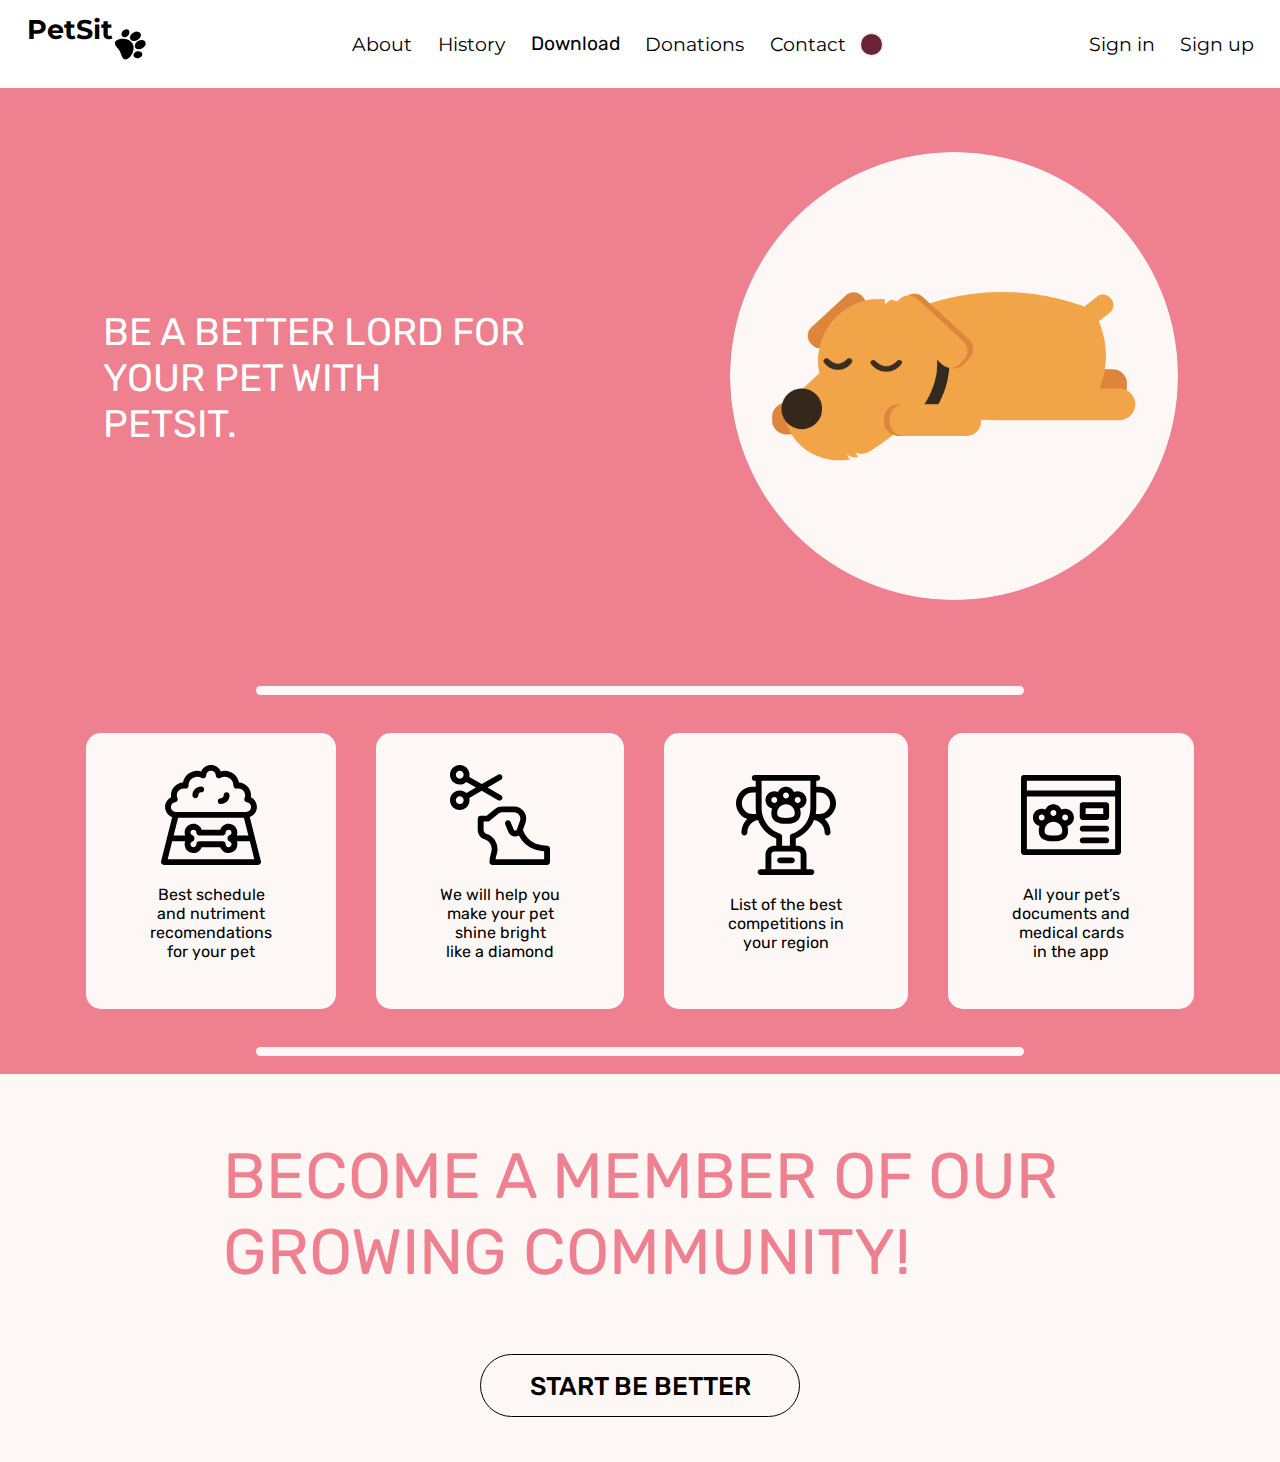
<file: index.html>
<!doctype html>
<html lang="en">
<head>
	<meta charset="UTF-8">
	<meta name="viewport" content="width=device-width, initial-scale=1">
	<title>PetSit</title>
	<link rel="stylesheet" href="style.css">
	<link href="https://fonts.googleapis.com/css2?family=Montserrat:wght@400;500&family=Rubik:wght@400;500&display=swap" rel="stylesheet">
	<meta http-equiv="Content-Type"> 
</head>
<body class="body" id="body">
	<div class="header">
				<div class="headerlogo">
					PetSit 
					<img src="images/paw.svg" alt="paw">
				</div>
		<div class="header_section">
				
				<div class="header_item headerButton navButton"><a href="#">About</a></div>
				<div class="header_item headerButton navButton"><a href="#">History</a></div>
				<div class="header_item headerButton navButton">
					<ul class="second_menu">
						<li id="download"><a href="#">Download</a>
							<ul>
								<li><a href="#">Download for Windows</a></li>
								<li><a href="#">Download for MacOs</a></li>
								<li><a href="#">Download for Linux</a></li>
								<li><a href="#">Download for IOS</a></li>
								<li><a href="#">Download for Android</a></li>
							</ul>
						</li>
					</ul>
				</div>
				<div class="header_item headerButton navButton"><a href="#">Donations</a></div>
				<div class="header_item headerButton navButton"><a href="#">Contact</a></div>
				<button id="button"></button>
		</div>
		<div class="header_section2">
		
			<div class="header_item headerButton"><a href="#">Sign in</a></div>
			<div class="header_item headerButton"><a href="#">Sign up</a></div>
		</div>

		<div class="hamburger-menu">
			<input id="menu__toggle" type="checkbox" />
				<label class="menu__btn" for="menu__toggle">
					<span></span>
				</label>
					<ul class="menu__box">
						<li><a class="menu__item" href="#">About</a></li>
						<li><a class="menu__item" href="#">History</a></li>
						<li><a class="menu__item" id="download" href="#">Download</a></li>			
						<li><a class="menu__item" href="#">Donations</a></li>
						<li><a class="menu__item" href="#">Contact</a></li>
						<li><a class="menu__item" href="#">Sign in</a></li>
						<li><a class="menu__item" href="#">Sign up</a></li>
					</ul>
					
		</div>
		
	</div>
	<div class="container" id="background">
		<div class="container_box1">
			<p>Be a better lord for <br>your pet with <br>PetSit.</p>
		</div>
		<div class="container_box2"><img src="images/old dog.png" alt="dog" id="dog" class="container_img">
		<!--<div class="dog2"><img src="images/dog2.jpgs" alt="dog" id="dog2" </div>-->
		</div>
		
	</div>
	<div class="container3">
		<div class="container3_item">
		</div>
		
	</div>
	
	<div class="container2">
		
		<div class="container2_item">
			<div class="centered">
				<img src="images/dog-food.svg" alt="pet-food"><p>Best schedule <br>and nutriment <br>recomendations <br>for your pet</p>
			</div>
		</div>
		<div class="container2_item">
			<div class="centered">
				<img src="images/pet-grooming.svg" alt="pet-grooming"><p>We will help you <br>make your pet <br>shine bright <br>like a diamond</p>
			</div>
		</div>
		<div class="container2_item">
			<div class="centered">
				<img src="images/prize.svg" alt="prize"><p>List of the best <br>competitions in <br>your region</p>
			</div>
		</div>
		<div class="container2_item">
			<div class="centered">
				<img src="images/identity-card.svg" alt="identity-card"><p>All your pet’s <br>documents and <br>medical cards <br>in the app</p>
			</div>
		</div>
		
	</div>
	
	<div class="container3">
		<div class="container3_item">		
		</div>
		
	</div>
	
	<div class="container4" id="text-at-the-end">
		<div class="container4_item" >
				<p >Become a member of our<br>growing community!</p>
		</div>
		<div>
			<a href="download.html" target="_blank" class="container4_button">Start be better</a>
		</div>
	</div>
<script rel="script" src="index2.js"></script>
</body>
</html>
</file>
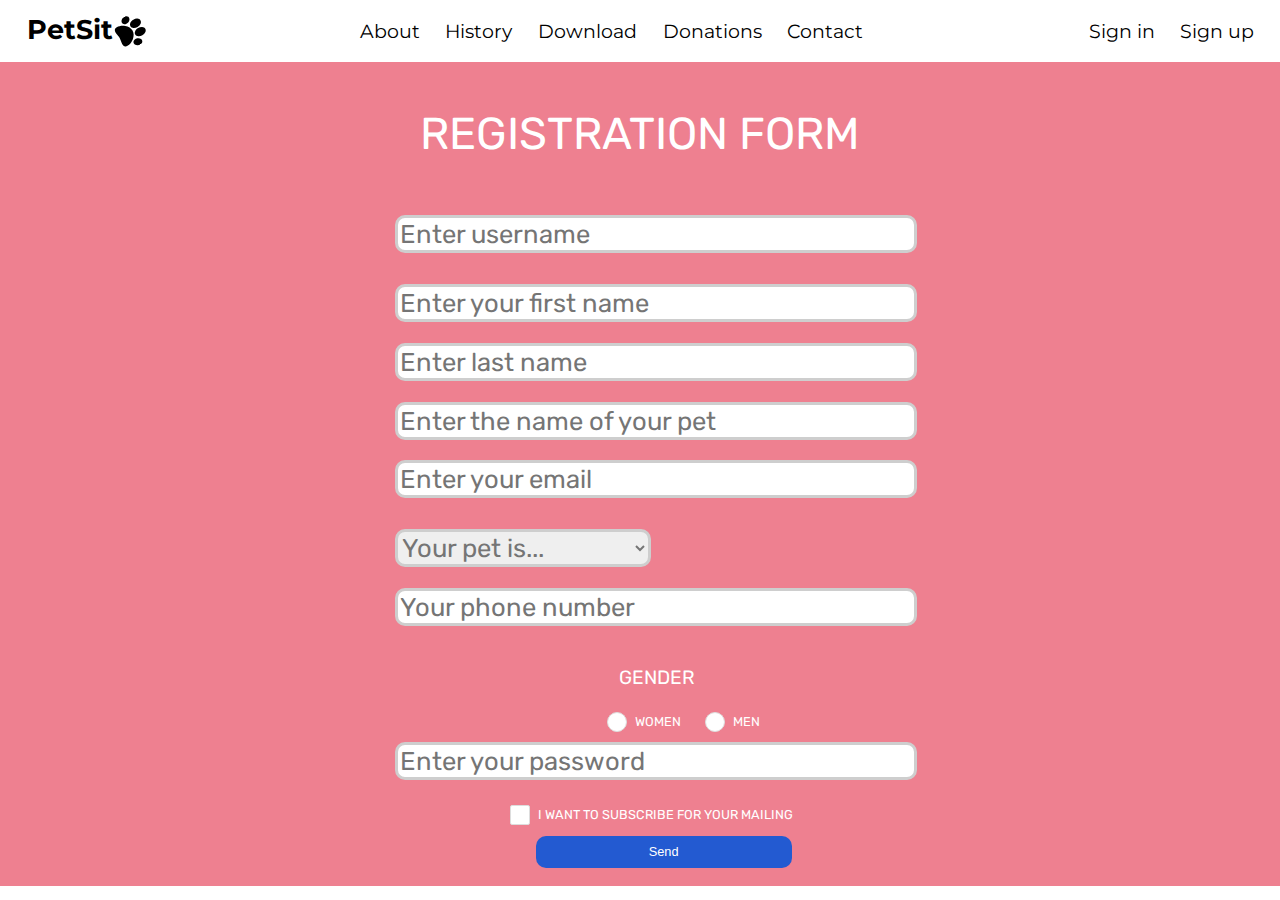
<file: form.html>
<!doctype html>
<html lang="en">
<head>
	<meta charset="UTF-8">
	<meta name="viewport" content="width=device-width, initial-scale=1">
	<title>PetSit</title>
	<link rel="stylesheet" href="form.css">
	<script type="text/javascript">
		function valid(form){
			var fail = false;
			var name = form.name.value;
			if (name == "" || name == " ")
				fail = "Please enter your name";
				if(fail){
					alert(fail);
					return false;
				} else {
				    return true;
				}
		}
	</script>
	<link href="https://fonts.googleapis.com/css2?family=Montserrat:wght@400;500&family=Rubik:wght@400;500&display=swap" rel="stylesheet">
	<meta http-equiv="Content-Type"> 
</head>
<body class="body">

<div class="header">
				<div class="headerlogo">
					PetSit 
					<img src="images/paw.svg" alt="paw">
				</div>
		<div class="header_section">
				
				<div class="header_item headerButton"><a href="#">About</a></div>
				<div class="header_item headerButton"><a href="#">History</a></div>
				<div class="header_item headerButton"><a href="#">Download</a></div>
				<div class="header_item headerButton"><a href="#">Donations</a></div>
				<div class="header_item headerButton"><a href="#">Contact</a></div>
		</div>
		<div class="header_section2">
			<div class="header_item headerButton"><a href="#">Sign in</a></div>
			<div class="header_item headerButton"><a href="#">Sign up</a></div>
		</div>
	</div>
	<div class="container">
		<div class="container_box1">
			<p>Registration form</p>
		</div>
	</div>
	<div class="container2">
		<div class="container2_form">
		
			<form action="#" method="post" enctype="multipart/form-data">
				<div class="container2_form_item">
					<input placeholder="Enter username" type="text" name="Username" value="" id="username"/>
					<p id="username-message" class="message"> </p>
				</div>
				
				<div class="container2_form_item">
					<input placeholder="Enter your first name" type="text" name="First name" value=""/>
				</div class="container2_form_item">
				
				<div class="container2_form_item">
					<input placeholder="Enter last name" type="text" name="Last name" value=""/>
				</div>
				
				<div class="container2_form_item">
					<input placeholder="Enter the name of your pet" type="text" name="Name of your pet" value=""/>
					
				</div>
				
				<div class="container2_form_item">
					<input placeholder="Enter your email" type="text" id="email" name="E-mail" value=""/>
					<p id="email-message" class="message"> </p>
				</div>
				
				<div class="container2_form_item">
					<select name="kind" class="select-css">
						<option selected value="empty">Your pet is...</option>
						<option value="Dog">Dog</option>
						<option value="Cat">Cat</option>
					</select>
				</div>
				
				<div class="container2_form_item">
					<input placeholder="Your phone number"type="tel" id="tel" name="Phone number" value=""/>
					<p id="tel-message" class="message"> </p>
				</div>
				
				<div class="container3_form_item">
				<p>Gender</P>
				
				</div>
				
				
				<div class="container3_form_item">
					<input type="radio" name="gender" value="women" id="rb1"/><label for="rb1"> Women</label>
					<input type="radio" name="gender" value="men" id="rb2"/><label for="rb2"> Men</label>
				</div>
				
							
				<div class="container2_form_item">
					<input placeholder="Enter your password" id="password" type="password" name="User password"/>
					<p id="password-message" class="message"> </p>
				</div>
				<div class="container5_form_item">
					
					
						<input type="checkbox" name="subscribe" value="yes" id="cb1"/>
						<label for="cb1">I want to subscribe for your mailing</label>	
					
				</div>
				
				<div class="container4_form_item">
				
					<button type="submit" class="button">Send</button>
				</div>
				
			</form>
			
	
		</div>
	</div>





<script rel="script" src="index.js"></script>
</body>
</html>
</file>
<file: style.css>
a{
	color:#000;
	text-decoration: none;
}
.body{
	width:100%;
	
	margin:0;
	padding:0;
}
.header{
	display: flex;
	justify-content: space-between;
	padding: 1vw;
	background:#fff;
	color:#000;
	font-family: 'Montserrat', sans-serif;
}
.header_section{
	display: flex;
	align-items: center;
	/*margin-left:7%;*/
	flex-direction:row;
	justify-content:center;
	
}
.header_section2{
	display: flex;
	align-items: center;
	
}
.header_item{
	text-align:center;
	padding: 0.5vw 1vw;
	font-size:1.5vw;
	
	
}
.header item:hover{
	background-color:#EE8090;
	border-radius: 5px;
}
.headerlogo{
	display: flex;
	font-weight:bold;
	font-size:2.1vw;
	margin-left:1.15%;
}
.headerlogo img{
	width:2.5vw;
	/*height:4vh;*/
	transform: rotate(60deg);
	margin-left:0.15vw;
}

#button{
	width: 25px;
	height: 25px;
	background: #692238;
	border-radius:100%;
	border: 2px solid #F1F1F1;
}
#button:focus{
	outline:none;
}
.menu{
	display:none;
}
.second_menu{
	margin:0;
	padding:0;
}
.second_menu ul {
      list-style: none; /*убираем маркеры списка*/
      margin: 0; /*убираем отступы*/
      padding-left: 0; /*убираем отступы*/
      margin-top:25px; /*делаем отступ сверху*/
      background:#fff; /*добавляем фон всему меню*/
      height: 50px; /*задаем высоту*/
	  text-decoration:none;
	  text-transform:none;
	  font-family: 'Rubik';
    }
	#download {
		list-style: none;
		text-decoration:none;
		font-weight:0;
		text-transform:none;
	}
.second_menu    a {
      text-decoration: none; /*убираем подчеркивание текста ссылок*/
      background:#fff; /*добавляем фон к пункту меню*/
      color:#000; /*меняем цвет ссылок*/
      /*padding:0px 15px;*/ /*добавляем отступ*/
      font-family: 'Rubik'; /*меняем шрифт*/
      line-height:50px; /*ровняем меню по вертикали*/
      display: block; 
     /* border-right: 1px solid #677B27; /*добавляем бордюр справа*/
      -moz-transition: all 0.3s 0.01s ease; /*делаем плавный переход*/
      -o-transition: all 0.3s 0.01s ease;
      -webkit-transition: all 0.3s 0.01s ease;
    }
.second_menu    a:hover {
      background:#EE8090;/*добавляем эффект при наведении*/
    }
.second_menu    li {
		font-family:'Rubik';
      float:left; /*Размещаем список горизонтально для реализации меню*/
      position:relative; /*задаем позицию для позиционирования*/
    }
         
        /*Стили для скрытого выпадающего меню*/
.second_menu        li > ul {
            position:absolute;
            top:25px;
            display:none;  
			font-family:'Rubik';			
        }
         
        /*Делаем скрытую часть видимой*/
 .second_menu       li:hover > ul {
            display:block; 
            width:250px;  /*Задаем ширину выпадающего меню*/      
        }
 .second_menu      li:hover > ul > li {
            float:none; /*Убираем горизонтальное позиционирование*/
        }

.hamburger-menu{
	display:none;
}
@media screen and (max-width:600px) {
#menu__toggle {
  opacity: 0;
  background-color:#EE8090;
  background:#EE8090;
}
.header{
	background-color:#EE8090;
}
.header_section,.header_section2{
	display:none;
}
.headerlogo{
	display:none;
}
.hamburger-menu{
	display:block;
	background-color:#EE8090;
	margin:0; 
}

/* стилизуем кнопку */

.menu__btn {
  display: flex; /* используем flex для центрирования содержимого */
  align-items: center;  /* центрируем содержимое кнопки */
  position: fixed;
  top: 20px;
  left: 20px;  width: 40px;
  height: 40px;  cursor: pointer;
  z-index: 1;
}/* добавляем "гамбургер" */
.menu__btn > span,
.menu__btn > span:before,
.menu__btn > span:after {
  display: block;
  position: absolute;  width: 100%;
  height: 2px;  background-color: #000;
}
.menu__btn > span:before {
  content: '';
  top: -8px;
}
.menu__btn > span:after {
  content: '';
  top: 8px;
}

/* контейнер меню */
.menu__box {
  display: block;
  position: fixed;
  visibility: hidden;
  top: 0;
  left: -100%;  width: 300px;
  height: 100%;  margin: 0;
  padding: 80px 0;  list-style: none;
  text-align: center;  background-color: #FDF8F6;
  box-shadow: 1px 0px 6px rgba(0, 0, 0, .2);
}/* элементы меню */
.menu__item {
  display: block;
  padding: 12px 24px;  color: #000;  
  font-family: 'Rubik';
  font-size: 20px;
  font-weight: 100;  text-decoration: none;
}
.menu__item:hover {
  background-color: #CFD8DC;
}

#menu__toggle:checked ~ .menu__btn > span {
  transform: rotate(45deg);
}
#menu__toggle:checked ~ .menu__btn > span::before {
  top: 0;
  transform: rotate(0);
}
#menu__toggle:checked ~ .menu__btn > span::after {
  top: 0;
  transform: rotate(90deg);
}
#menu__toggle:checked ~ .menu__box {
  visibility: visible;
  left: 0;
}

.menu__btn > span,
.menu__btn > span::before,
.menu__btn > span::after {
  transition-duration: .25s;
}.menu__box {
  transition-duration: .25s;
}.menu__item {
  transition-duration: .25s;
}
}

.container{
	background:#EE8090;
	color:#fff;
	display:flex;
	height:100%;
	width:100%;
	flex-direction:row;
	justify-content:space-around;
	align-items:center;
	
}

.container_box1{
	font-family:'Rubik';
	font-size:3vw;
	text-transform: uppercase;
	align-items:center;
	
}
.container_box2{
	margin-top:5%;
	margin-bottom:5%;
	
}
.container_img{
	width:35vw;
	border-radius:265px;
}
.dog2{
	display:none;
}
.container2{
	background:#EE8090;
	color:#000;
	padding: 0 64px;
	display:flex;
	flex-direction:row;
	flex-wrap: wrap;
	justify-content:center;
}

.container2_item{
	display: flex;
	justify-content: center;
	align-items: center;
	padding: 32px 64px;
	background:#FDF8F6;
	border-radius: 15px;
	margin:20px;
	color:#000;
	font-family:Rubik;
	font-size:16px;
	
}
.centered{
	text-align: center;
}
.container2_item img{
	width:100px;
}
.container2_item p{
	align-items:flex-end;
	text-align:center;
}

@media screen and (max-width:600px) {
	.container2{
	background:#EE8090;
	color:#000;
	flex-direction:column;
	align-items:center;
	flex-wrap:wrap;
	}

	.container2_item{
	width: 140px;
	padding: 16px 32px;
	background:#FDF8F6;
	border-radius: 15px;
	margin:8px;
	color:#000;
	font-family:Rubik;
	font-size:1rem;
	}
	.centered > img{
		width: 64px;
	}
}
@media screen and (max-width: 400px) {
	.container2{
		padding: 0;
	}
}
.container3{
	background:#EE8090;
	display:flex;
	height:5vh;
	flex-direction:row;
	justify-content:center;
	align-items:center;
}
.container3_item{
	width:60vw;
	height:1vh;
	background:#FDF8F6;
	border-radius: 15px;
	color:#fff;
}

.container4{
	width:100%;
	height:100%;
	background:#FDF8F6;
	display:flex;
	flex-direction: column;
	justify-content:center;
	align-items:center;
	margin:0;
}
.container4_item{
	background:#FDF8F6;
	/*border-radius: 15px;
	margin:2%;*/
	color:#EE8090;
	font-family:Rubik;
	font-size:5vw;
	text-transform:uppercase;
	
}

.container4_button {
	display: flex;
	align-items: center;
	text-align: center;
    justify-content:center; 
    color: #000; 
    text-decoration: none; 
	background: #FDF8F6;
	border: 0.15vw solid #000000;
	box-sizing: border-box;
	border-radius: 2.5vw;
	width:25vw;
	height:7vh;
	font-size:2vw;
	font-family:'Rubik';
	font-weight:500;
	text-transform:uppercase;
	margin-bottom:5vh;
   }
</file>
<file: form.css>
a{
	color:#000;
	text-decoration: none;
}
.body{
	width:100%;
	
	margin:0;
	padding:0;
}
.header{
	display: flex;
	justify-content: space-between;
	padding: 1vw;
	background:#fff;
	color:#000;
	font-family: 'Montserrat', sans-serif;
}
.header_section{
	display: flex;
	align-items: center;
	/*margin-left:7%;*/
	flex-direction:row;
	justify-content:center;
	
}
.header_section2{
	display: flex;
	align-items: center;
	
}
.header_item{
	text-align:center;
	padding: 0.5vw 1vw;
	font-size:1.5vw;
	
	
}
.header item:hover{
	background-color:#EE8090;
	border-radius: 5px;
}
.headerlogo{
	display: flex;
	font-weight:bold;
	font-size:2.1vw;
	margin-left:1.15%;
}
.headerlogo img{
	width:2.5vw;
	/*height:4vh;*/
	transform: rotate(60deg);
	margin-left:0.15vw;
}
.container{
	background:#EE8090;
	color:#fff;
	display:flex;
	height:100%;
	width:100%;
	flex-direction:row;
	justify-content:space-around;
	align-items:center;
	
}

.container_box1{
	font-family:'Rubik';
	font-size:3.5vw;
	text-transform: uppercase;
	align-items:center;
}


.container2{
	background:#EE8090;
	color:#fff;
	display:flex;
	height:100%;
	width:100%;
	flex-direction:column;
	justify-content:center;
	align-items:center;
	
}

input[type=text]{
	width:40vw;
	/*height:5vh;*/
	border:0.3vw solid #CECECE;
	border-radius:10px;
	font-family:'Rubik';
	font-size:2vw;
	margin:2%;
}

.select-css{
	width:20vw;
	/*height:5vh;*/
	border:0.3vw solid #CECECE;
	border-radius:10px;
	font-family:'Rubik';
	font-size:2vw;
	color:#757575;
	margin:2%;
}
input[type=tel]{
	width:40vw;
	/*height:5vh;*/
	border:0.3vw solid #CECECE;
	border-radius:10px;
	font-family:'Rubik';
	font-size:2vw;
	margin:2%;
}

input[type=password]{
	width:40vw;
	
	border:0.3vw solid #CECECE;
	border-radius:10px;
	font-family:'Rubik';
	font-size:2vw;
	margin:2%;
}
.container2_form_item{
	display:flex;

	justify-content:center;
	align-items:center;}
.button{
	display:flex;

	justify-content:center;
	align-items:center;
	margin-top:3%;
	margin-bottom:5%;
	width:20vw;
	height:2.5vw;
	font-family:'Rubik',inherit;
	
	appearance: none;
	border:0;
	border-radius:10px;
	background: #235AD1;
	color: #fff;
	padding: 8px 16px;
	font-size: 1vw;
	cursor: pointer;
}

.button:hover{
	 background: #1d49aa;
}
.button:focus {
  outline: none;
  box-shadow: 0 0 0 4px #cbd6ee;
}
.container2_form_item{
	font-family:'Rubik';
	font-size: 1.5vw;
	text-transform:uppercase;
	margin-left:1%;
	display:flex;
	flex-direction: column;
	align-items: flex-start;
}
.container3_form_item{
	font-family:'Rubik';
	font-size: 1.5vw;
	text-transform:uppercase;
	/*display:flex;*/
	margin-left:40%;
	
}
.container3_form_item p{
	font-family:'Rubik';
	font-size: 1.5vw;
	text-transform:uppercase;
	margin-left:10%;
	/*display:flex;*/
}
.container4_form_item{
	font-family:'Rubik';
	font-size: 1.5vw;
	text-transform:uppercase;
	margin-left:30%;
}
.container5_form_item{
	font-family:'Rubik';
	font-size: 1.5vw;
	text-transform:uppercase;
	margin-left:20%;
}
.message{
	margin-left:5%;
	margin-top:0;
	margin-bottom:2%;
	color:#000;
	font-size:1vw;
}
input[type="checkbox"]:checked, 
input[type="checkbox"]:not(:checked), 
input[type="radio"]:checked, 
input[type="radio"]:not(:checked) 
{
	
    position: relative;
    left: -9999px;
	margin:1%;
}

input[type="checkbox"]:checked + label, 
input[type="checkbox"]:not(:checked) + label, 
input[type="radio"]:checked + label, 
input[type="radio"]:not(:checked) + label {
    display: inline-block;
    position: relative;
    padding-left: 28px;
    line-height: 20px;
    cursor: pointer;
	font-family:'Rubik';
	font-size:1vw;
}
input[type="checkbox"]:checked + label:before, 
input[type="checkbox"]:not(:checked) + label:before,
input[type="radio"]:checked + label:before, 
input[type="radio"]:not(:checked) + label:before {
    content: "";
    position: absolute;
    left: 0px;
    top: 0px;
    width: 18px;
    height: 18px;
    border: 1px solid #dddddd;
    background-color: #ffffff;
}

input[type="checkbox"]:checked + label:before, 
input[type="checkbox"]:not(:checked) + label:before {
    border-radius: 2px;
}

input[type="radio"]:checked + label:before, 
input[type="radio"]:not(:checked) + label:before {
    border-radius: 100%;
}

input[type="checkbox"]:checked + label:after, 
input[type="checkbox"]:not(:checked) + label:after, 
input[type="radio"]:checked + label:after, 
input[type="radio"]:not(:checked) + label:after {
    content: "";
    position: absolute;
 
}

input[type="checkbox"]:checked + label:after, 
input[type="checkbox"]:not(:checked) + label:after {
    left: 3px;
    top: 4px;
    width: 0.8vw;
    height: 0.5vh;
	border-radius: 1px;
    border-left: 4px solid blue;
    border-bottom: 4px solid blue;
    -webkit-transform: rotate(-45deg);
    -moz-transform: rotate(-45deg);
    -o-transform: rotate(-45deg);
    -ms-transform: rotate(-45deg);
    transform: rotate(-45deg);
}

input[type="radio"]:checked + label:after, 
input[type="radio"]:not(:checked) + label:after {
    left: 5px;
    top: 5px;
    width: 10px;
    height: 10px;
    border-radius: 100%;
    background-color: blue;
}
input[type="checkbox"]:not(:checked) + label:after, 
input[type="radio"]:not(:checked) + label:after {
    opacity: 0;
}

input[type="checkbox"]:checked + label:after, 
input[type="radio"]:checked + label:after {
    opacity: 1;
}
</file>
